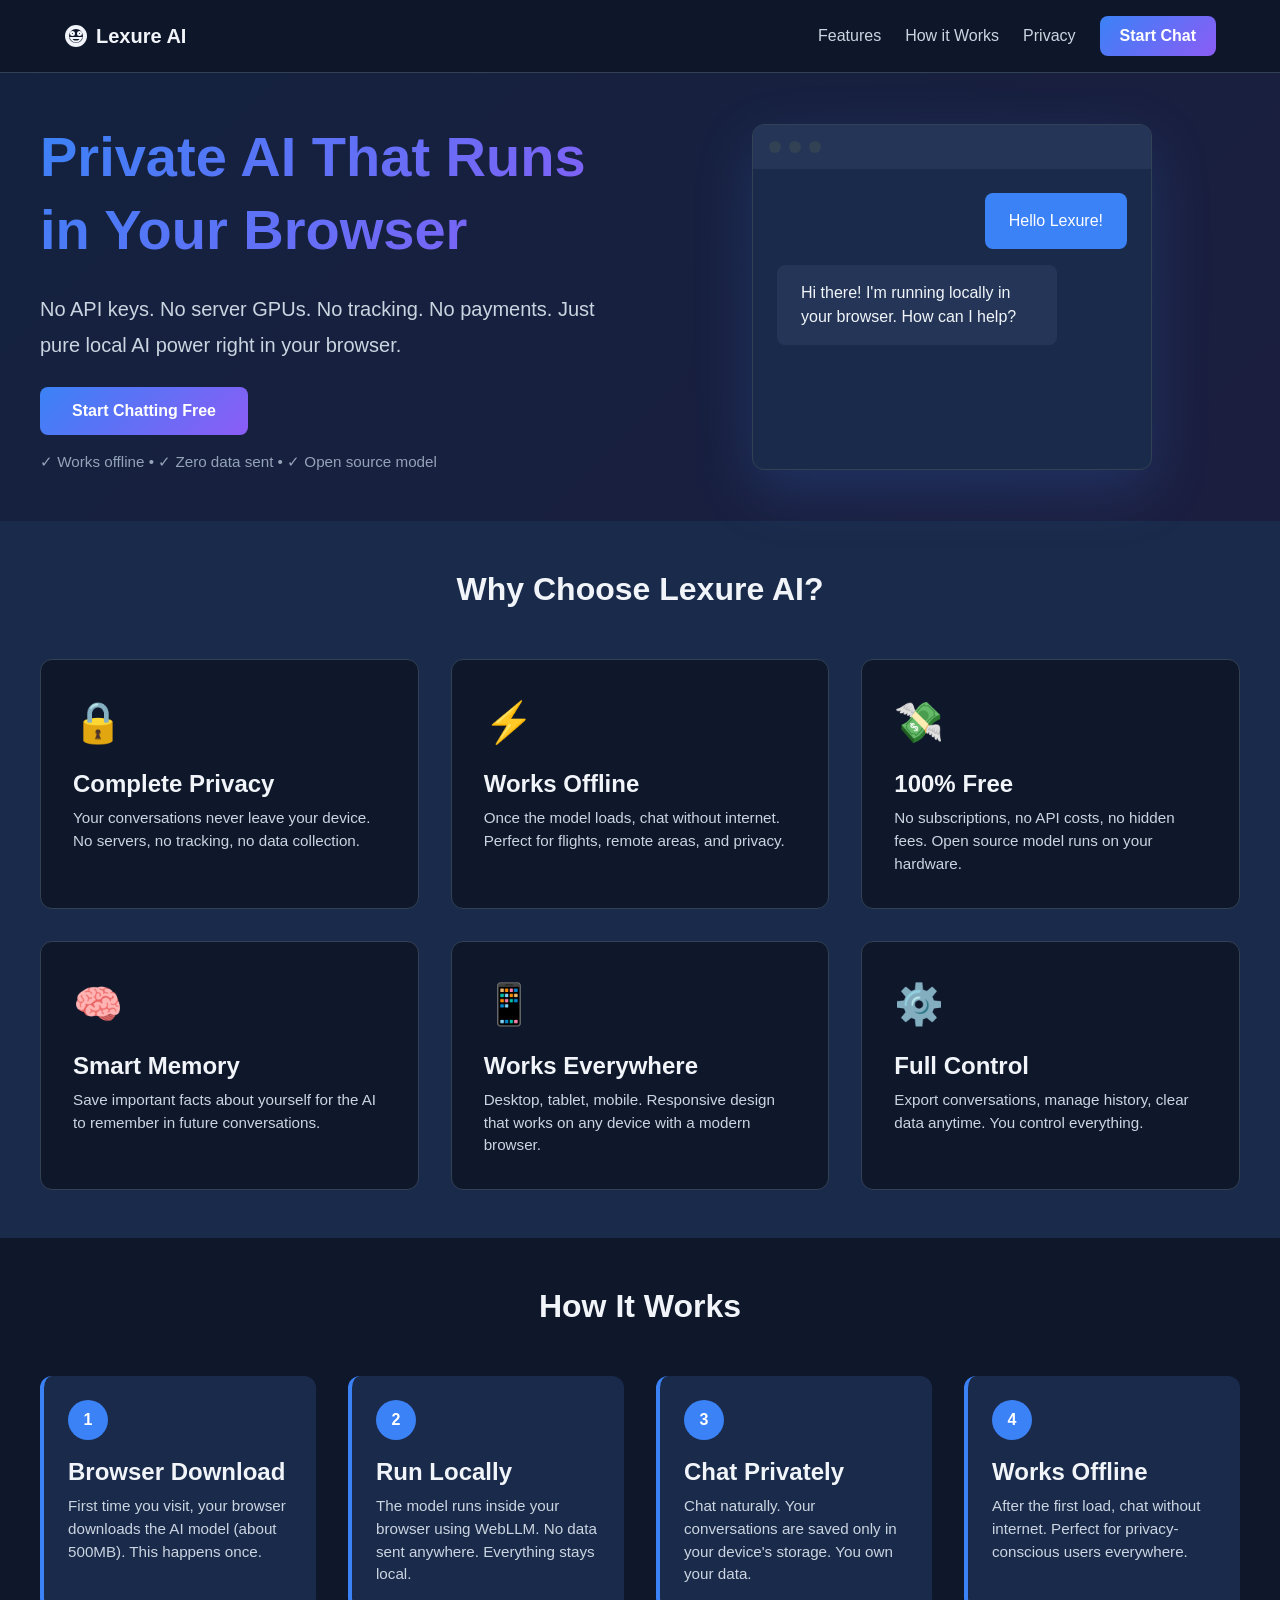
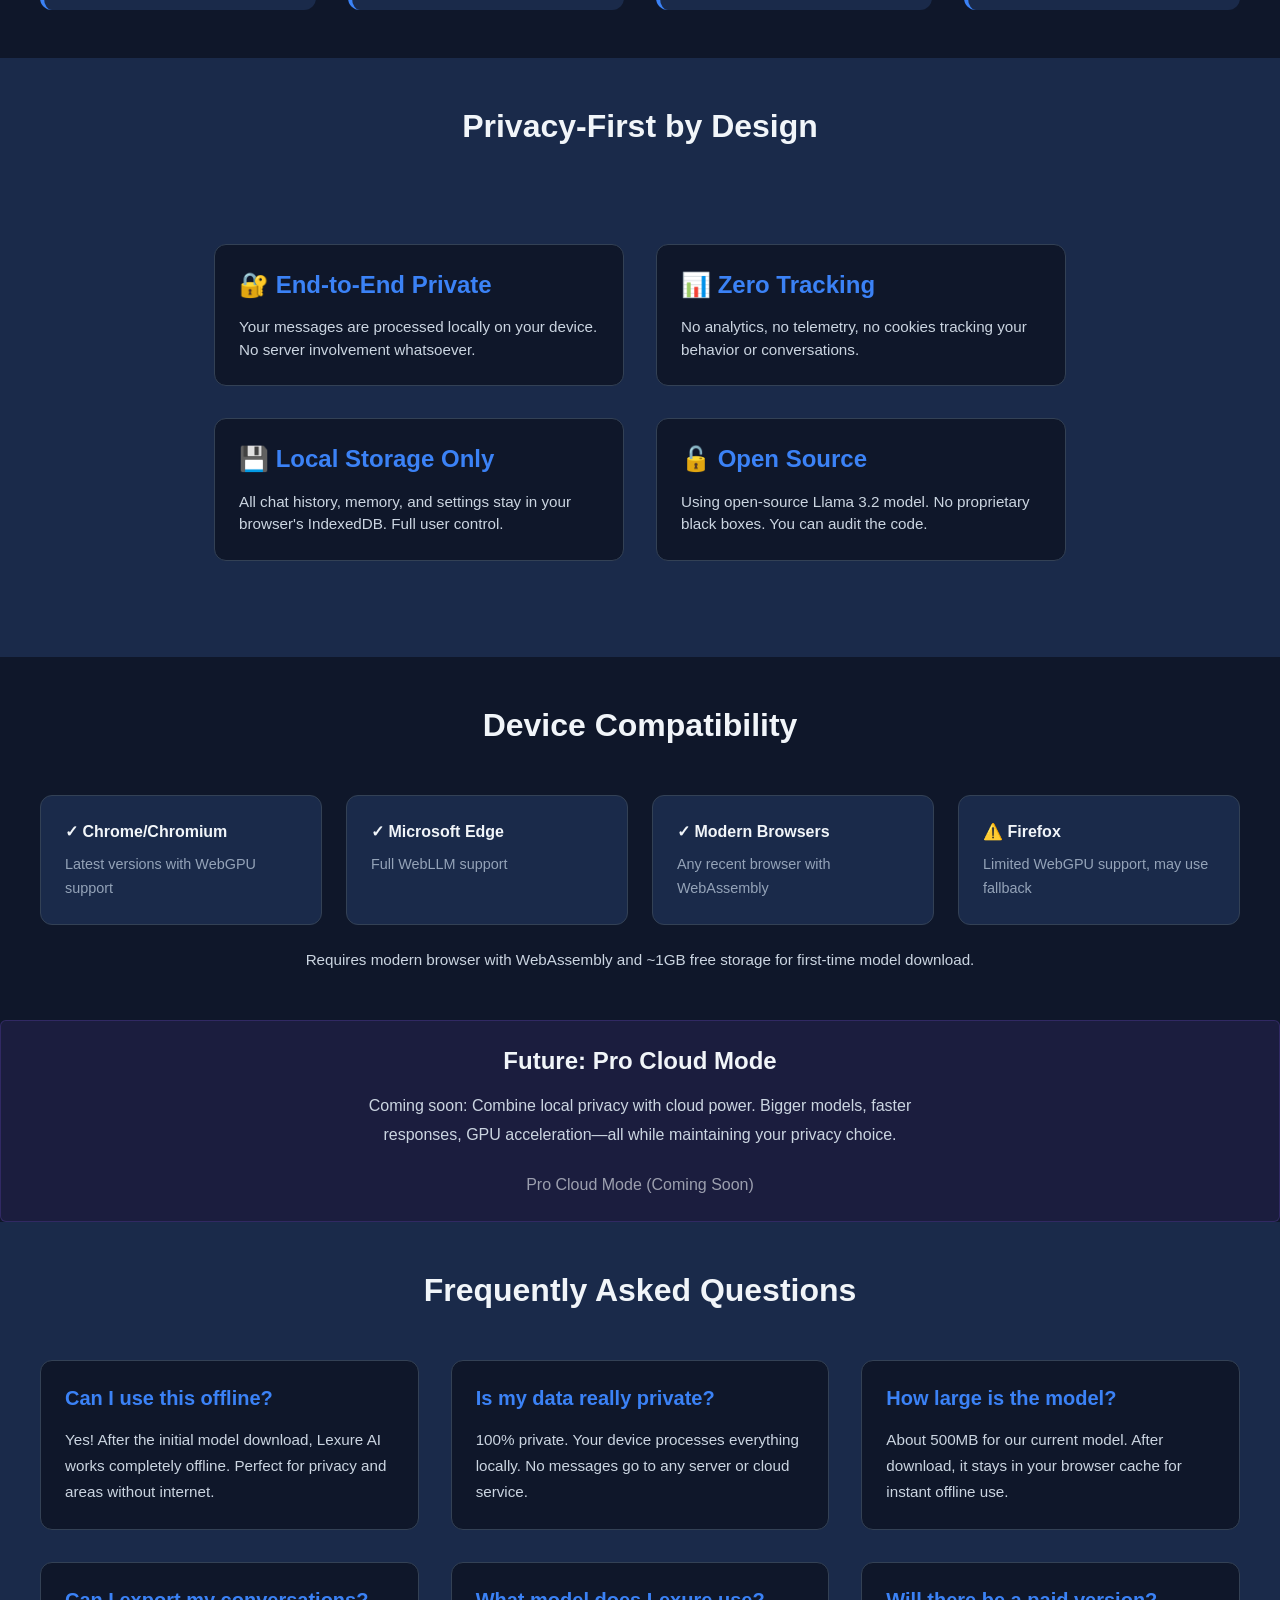
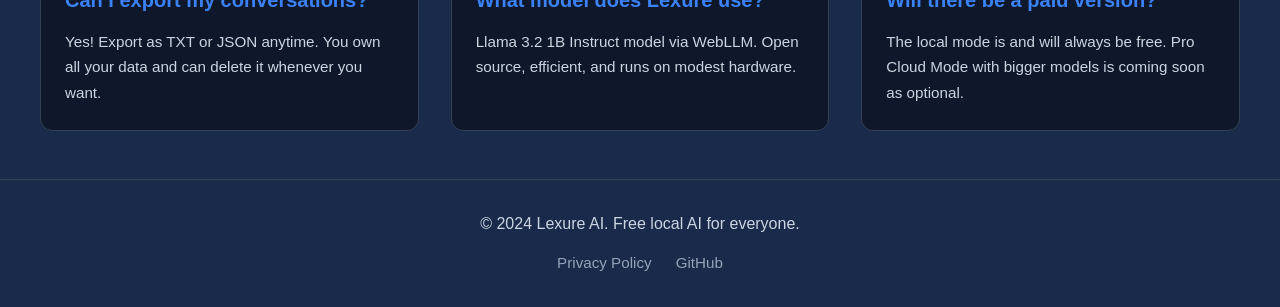
<file: index.html>
<!DOCTYPE html>
<html lang="en">
<head>
    <meta charset="UTF-8">
    <meta name="viewport" content="width=device-width, initial-scale=1.0">
    <title>Lexure AI - Private AI That Runs in Your Browser</title>
    <meta name="description" content="Lexure AI is a private, free local AI chatbot that runs directly in your browser. No API keys, no server GPUs, no tracking.">
    <meta name="theme-color" content="#0f172a">
    <link rel="manifest" href="manifest.json">
    <link rel="icon" type="image/svg+xml" href="assets/icons/logo.svg">
    <link rel="apple-touch-icon" href="assets/icons/logo.svg">
    <link rel="stylesheet" href="assets/css/style.css">
</head>
<body>
    <!-- Navigation -->
    <nav class="navbar">
        <div class="navbar-container">
            <a href="index.html" class="navbar-logo">
                <svg width="24" height="24" viewBox="0 0 24 24" fill="none" stroke="currentColor" stroke-width="2">
                    <path d="M12 2C6.48 2 2 6.48 2 12s4.48 10 10 10 10-4.48 10-10S17.52 2 12 2zm0 18c-4.41 0-8-3.59-8-8s3.59-8 8-8 8 3.59 8 8-3.59 8-8 8zm3.5-9c.83 0 1.5-.67 1.5-1.5S16.33 8 15.5 8 14 8.67 14 9.5s.67 1.5 1.5 1.5zm-7 0c.83 0 1.5-.67 1.5-1.5S9.33 8 8.5 8 7 8.67 7 9.5 7.67 11 8.5 11zm3.5 6.5c2.33 0 4.31-1.46 5.11-3.5H6.89c.8 2.04 2.78 3.5 5.11 3.5z"/>
                </svg>
                Lexure AI
            </a>
            <div class="navbar-menu">
                <a href="#features" class="nav-link">Features</a>
                <a href="#how-it-works" class="nav-link">How it Works</a>
                <a href="privacy.html" class="nav-link">Privacy</a>
                <a href="chat.html" class="nav-btn">Start Chat</a>
            </div>
        </div>
    </nav>

    <!-- Hero Section -->
    <section class="hero">
        <div class="hero-container">
            <div class="hero-content">
                <h1 class="hero-title">Private AI That Runs in Your Browser</h1>
                <p class="hero-subtitle">No API keys. No server GPUs. No tracking. No payments. Just pure local AI power right in your browser.</p>
                <a href="chat.html" class="cta-button">Start Chatting Free</a>
                <p class="hero-note">✓ Works offline • ✓ Zero data sent • ✓ Open source model</p>
            </div>
            <div class="hero-visual">
                <div class="chat-window-preview">
                    <div class="window-header">
                        <span class="dot"></span>
                        <span class="dot"></span>
                        <span class="dot"></span>
                    </div>
                    <div class="window-content">
                        <div class="message-item user">Hello Lexure!</div>
                        <div class="message-item ai">Hi there! I'm running locally in your browser. How can I help?</div>
                    </div>
                </div>
            </div>
        </div>
    </section>

    <!-- Features Section -->
    <section id="features" class="features">
        <div class="features-container">
            <h2>Why Choose Lexure AI?</h2>
            <div class="features-grid">
                <div class="feature-card">
                    <div class="feature-icon">🔒</div>
                    <h3>Complete Privacy</h3>
                    <p>Your conversations never leave your device. No servers, no tracking, no data collection.</p>
                </div>
                <div class="feature-card">
                    <div class="feature-icon">⚡</div>
                    <h3>Works Offline</h3>
                    <p>Once the model loads, chat without internet. Perfect for flights, remote areas, and privacy.</p>
                </div>
                <div class="feature-card">
                    <div class="feature-icon">💸</div>
                    <h3>100% Free</h3>
                    <p>No subscriptions, no API costs, no hidden fees. Open source model runs on your hardware.</p>
                </div>
                <div class="feature-card">
                    <div class="feature-icon">🧠</div>
                    <h3>Smart Memory</h3>
                    <p>Save important facts about yourself for the AI to remember in future conversations.</p>
                </div>
                <div class="feature-card">
                    <div class="feature-icon">📱</div>
                    <h3>Works Everywhere</h3>
                    <p>Desktop, tablet, mobile. Responsive design that works on any device with a modern browser.</p>
                </div>
                <div class="feature-card">
                    <div class="feature-icon">⚙️</div>
                    <h3>Full Control</h3>
                    <p>Export conversations, manage history, clear data anytime. You control everything.</p>
                </div>
            </div>
        </div>
    </section>

    <!-- How It Works Section -->
    <section id="how-it-works" class="how-it-works">
        <div class="how-container">
            <h2>How It Works</h2>
            <div class="steps">
                <div class="step-item">
                    <div class="step-number">1</div>
                    <h3>Browser Download</h3>
                    <p>First time you visit, your browser downloads the AI model (about 500MB). This happens once.</p>
                </div>
                <div class="step-item">
                    <div class="step-number">2</div>
                    <h3>Run Locally</h3>
                    <p>The model runs inside your browser using WebLLM. No data sent anywhere. Everything stays local.</p>
                </div>
                <div class="step-item">
                    <div class="step-number">3</div>
                    <h3>Chat Privately</h3>
                    <p>Chat naturally. Your conversations are saved only in your device's storage. You own your data.</p>
                </div>
                <div class="step-item">
                    <div class="step-number">4</div>
                    <h3>Works Offline</h3>
                    <p>After the first load, chat without internet. Perfect for privacy-conscious users everywhere.</p>
                </div>
            </div>
        </div>
    </section>

    <!-- Privacy-First Section -->
    <section class="privacy-section">
        <div class="privacy-container">
            <h2>Privacy-First by Design</h2>
            <div class="privacy-content">
                <div class="privacy-item">
                    <h3>🔐 End-to-End Private</h3>
                    <p>Your messages are processed locally on your device. No server involvement whatsoever.</p>
                </div>
                <div class="privacy-item">
                    <h3>📊 Zero Tracking</h3>
                    <p>No analytics, no telemetry, no cookies tracking your behavior or conversations.</p>
                </div>
                <div class="privacy-item">
                    <h3>💾 Local Storage Only</h3>
                    <p>All chat history, memory, and settings stay in your browser's IndexedDB. Full user control.</p>
                </div>
                <div class="privacy-item">
                    <h3>🔓 Open Source</h3>
                    <p>Using open-source Llama 3.2 model. No proprietary black boxes. You can audit the code.</p>
                </div>
            </div>
        </div>
    </section>

    <!-- Device Compatibility Section -->
    <section class="compatibility">
        <div class="compatibility-container">
            <h2>Device Compatibility</h2>
            <div class="browser-list">
                <div class="browser-item">
                    <span class="browser-name">✓ Chrome/Chromium</span>
                    <span class="browser-note">Latest versions with WebGPU support</span>
                </div>
                <div class="browser-item">
                    <span class="browser-name">✓ Microsoft Edge</span>
                    <span class="browser-note">Full WebLLM support</span>
                </div>
                <div class="browser-item">
                    <span class="browser-name">✓ Modern Browsers</span>
                    <span class="browser-note">Any recent browser with WebAssembly</span>
                </div>
                <div class="browser-item">
                    <span class="browser-name">⚠️ Firefox</span>
                    <span class="browser-note">Limited WebGPU support, may use fallback</span>
                </div>
            </div>
            <p class="compatibility-note">Requires modern browser with WebAssembly and ~1GB free storage for first-time model download.</p>
        </div>
    </section>

    <!-- Pro Cloud Mode Section -->
    <section class="pro-section">
        <div class="pro-container">
            <h3>Future: Pro Cloud Mode</h3>
            <p>Coming soon: Combine local privacy with cloud power. Bigger models, faster responses, GPU acceleration—all while maintaining your privacy choice.</p>
            <button class="coming-soon-btn" disabled>Pro Cloud Mode (Coming Soon)</button>
        </div>
    </section>

    <!-- FAQ Section -->
    <section class="faq">
        <div class="faq-container">
            <h2>Frequently Asked Questions</h2>
            <div class="faq-grid">
                <div class="faq-item">
                    <h4>Can I use this offline?</h4>
                    <p>Yes! After the initial model download, Lexure AI works completely offline. Perfect for privacy and areas without internet.</p>
                </div>
                <div class="faq-item">
                    <h4>Is my data really private?</h4>
                    <p>100% private. Your device processes everything locally. No messages go to any server or cloud service.</p>
                </div>
                <div class="faq-item">
                    <h4>How large is the model?</h4>
                    <p>About 500MB for our current model. After download, it stays in your browser cache for instant offline use.</p>
                </div>
                <div class="faq-item">
                    <h4>Can I export my conversations?</h4>
                    <p>Yes! Export as TXT or JSON anytime. You own all your data and can delete it whenever you want.</p>
                </div>
                <div class="faq-item">
                    <h4>What model does Lexure use?</h4>
                    <p>Llama 3.2 1B Instruct model via WebLLM. Open source, efficient, and runs on modest hardware.</p>
                </div>
                <div class="faq-item">
                    <h4>Will there be a paid version?</h4>
                    <p>The local mode is and will always be free. Pro Cloud Mode with bigger models is coming soon as optional.</p>
                </div>
            </div>
        </div>
    </section>

    <!-- Footer -->
    <footer class="footer">
        <div class="footer-content">
            <p>&copy; 2024 Lexure AI. Free local AI for everyone.</p>
            <div class="footer-links">
                <a href="privacy.html">Privacy Policy</a>
                <a href="https://github.com" target="_blank">GitHub</a>
            </div>
        </div>
    </footer>

    <script>
        // Smooth scroll for anchor links
        document.querySelectorAll('a[href^="#"]').forEach(anchor => {
            anchor.addEventListener('click', function (e) {
                const href = this.getAttribute('href');
                if (href !== '#') {
                    e.preventDefault();
                    const target = document.querySelector(href);
                    if (target) {
                        target.scrollIntoView({ behavior: 'smooth' });
                    }
                }
            });
        });

        // Register service worker
        if ('serviceWorker' in navigator) {
            navigator.serviceWorker.register('service-worker.js').catch(err => {
                console.log('Service Worker registration failed:', err);
            });
        }
    </script>
</body>
</html>
</file>
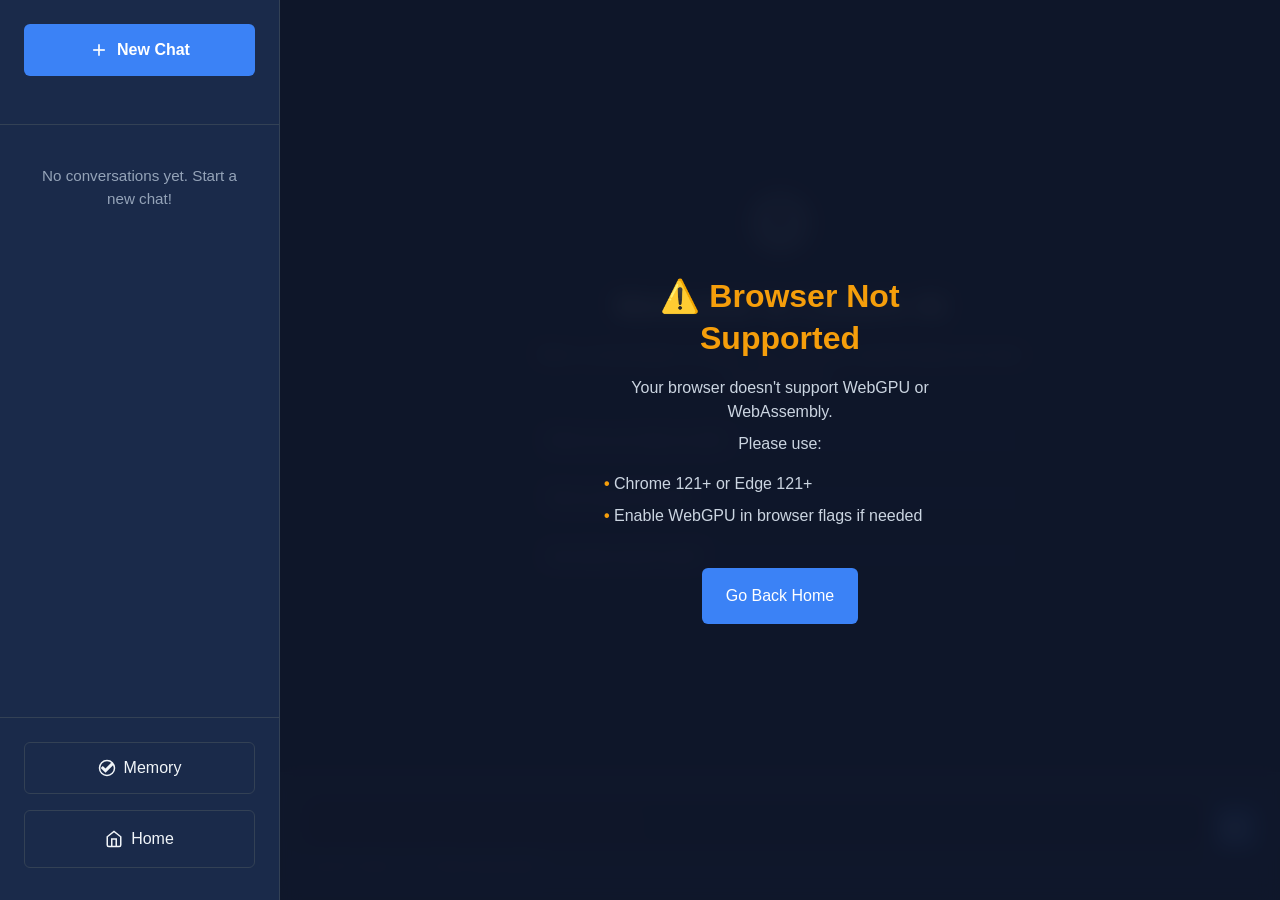
<file: chat.html>
<!DOCTYPE html>
<html lang="en">
<head>
    <meta charset="UTF-8">
    <meta name="viewport" content="width=device-width, initial-scale=1.0">
    <title>Chat - Lexure AI</title>
    <meta name="theme-color" content="#0f172a">
    <link rel="manifest" href="manifest.json">
    <link rel="icon" type="image/svg+xml" href="assets/icons/logo.svg">
    <link rel="stylesheet" href="assets/css/style.css">
</head>
<body class="chat-page">
    <!-- Mobile Header -->
    <header class="mobile-header">
        <button class="menu-toggle" id="menuToggle">
            <svg width="24" height="24" viewBox="0 0 24 24" fill="none" stroke="currentColor" stroke-width="2">
                <line x1="3" y1="6" x2="21" y2="6"></line>
                <line x1="3" y1="12" x2="21" y2="12"></line>
                <line x1="3" y1="18" x2="21" y2="18"></line>
            </svg>
        </button>
        <h1 class="mobile-title">Lexure AI</h1>
        <button class="settings-toggle" id="settingsToggle">
            <svg width="24" height="24" viewBox="0 0 24 24" fill="none" stroke="currentColor" stroke-width="2">
                <circle cx="12" cy="12" r="1"></circle>
                <circle cx="19" cy="12" r="1"></circle>
                <circle cx="5" cy="12" r="1"></circle>
            </svg>
        </button>
    </header>

    <div class="chat-container">
        <!-- Sidebar -->
        <aside class="sidebar" id="sidebar">
            <div class="sidebar-header">
                <button class="new-chat-btn" id="newChatBtn">
                    <svg width="20" height="20" viewBox="0 0 24 24" fill="none" stroke="currentColor" stroke-width="2">
                        <line x1="12" y1="5" x2="12" y2="19"></line>
                        <line x1="5" y1="12" x2="19" y2="12"></line>
                    </svg>
                    New Chat
                </button>
            </div>

            <div class="conversations-list" id="conversationsList">
                <p class="empty-state">No conversations yet. Start a new chat!</p>
            </div>

            <div class="sidebar-footer">
                <button class="memory-btn" id="memoryBtn">
                    <svg width="18" height="18" viewBox="0 0 24 24" fill="none" stroke="currentColor" stroke-width="2">
                        <path d="M12 2C6.48 2 2 6.48 2 12s4.48 10 10 10 10-4.48 10-10S17.52 2 12 2zm-2 15l-5-5 1.41-1.41L10 14.17l7.59-7.59L19 8l-9 9z"/>
                    </svg>
                    Memory
                </button>
                <a href="index.html" class="home-btn">
                    <svg width="18" height="18" viewBox="0 0 24 24" fill="none" stroke="currentColor" stroke-width="2">
                        <path d="M3 9l9-7 9 7v11a2 2 0 0 1-2 2H5a2 2 0 0 1-2-2z"></path>
                        <polyline points="9 22 9 12 15 12 15 22"></polyline>
                    </svg>
                    Home
                </a>
            </div>
        </aside>

        <!-- Main Chat Area -->
        <main class="chat-main">
            <!-- Model Loading Progress -->
            <div class="model-loading" id="modelLoading" style="display: none;">
                <div class="loading-container">
                    <div class="spinner"></div>
                    <p id="loadingStatus">Loading AI model...</p>
                    <div class="progress-bar">
                        <div class="progress-fill" id="progressFill"></div>
                    </div>
                    <p id="loadingDetails" class="loading-details"></p>
                </div>
            </div>

            <!-- Browser Support Check -->
            <div class="browser-warning" id="browserWarning" style="display: none;">
                <div class="warning-card">
                    <h2>⚠️ Browser Not Supported</h2>
                    <p>Your browser doesn't support WebGPU or WebAssembly.</p>
                    <p>Please use:</p>
                    <ul>
                        <li>Chrome 121+ or Edge 121+</li>
                        <li>Enable WebGPU in browser flags if needed</li>
                    </ul>
                    <a href="index.html" class="back-btn">Go Back Home</a>
                </div>
            </div>

            <!-- Chat Window -->
            <div class="chat-window" id="chatWindow">
                <!-- Messages will be inserted here -->
                <div class="empty-chat-state" id="emptyChatState">
                    <div class="empty-state-content">
                        <svg width="64" height="64" viewBox="0 0 24 24" fill="none" stroke="currentColor" stroke-width="1.5">
                            <path d="M12 2C6.48 2 2 6.48 2 12s4.48 10 10 10 10-4.48 10-10S17.52 2 12 2zm0 18c-4.41 0-8-3.59-8-8s3.59-8 8-8 8 3.59 8 8-3.59 8-8 8zm3.5-9c.83 0 1.5-.67 1.5-1.5S16.33 8 15.5 8 14 8.67 14 9.5s.67 1.5 1.5 1.5zm-7 0c.83 0 1.5-.67 1.5-1.5S9.33 8 8.5 8 7 8.67 7 9.5 7.67 11 8.5 11zm3.5 6.5c2.33 0 4.31-1.46 5.11-3.5H6.89c.8 2.04 2.78 3.5 5.11 3.5z"/>
                        </svg>
                        <h2>Welcome to Lexure AI</h2>
                        <p>Start a conversation to begin. Your chats are saved locally and never sent anywhere.</p>
                        <div class="suggested-prompts">
                            <button class="prompt-btn" onclick="document.getElementById('messageInput').value = 'What can you help me with?'; document.getElementById('sendBtn').click();">What can you help me with?</button>
                            <button class="prompt-btn" onclick="document.getElementById('messageInput').value = 'Tell me about yourself'; document.getElementById('sendBtn').click();">Tell me about yourself</button>
                            <button class="prompt-btn" onclick="document.getElementById('messageInput').value = 'How does local AI work?'; document.getElementById('sendBtn').click();">How does local AI work?</button>
                        </div>
                    </div>
                </div>
            </div>

            <!-- Chat Input -->
            <div class="chat-input-area">
                <div class="input-wrapper">
                    <textarea id="messageInput" class="message-input" placeholder="Type your message... (Shift+Enter for new line)" rows="1"></textarea>
                    <button class="send-btn" id="sendBtn">
                        <svg width="20" height="20" viewBox="0 0 24 24" fill="currentColor">
                            <path d="M16.6915026,12.4744748 L3.50612381,13.2599618 C3.19218622,13.2599618 3.03521743,13.4170592 3.03521743,13.5741566 L1.15159189,20.0151496 C0.8376543,20.8006365 0.99,21.89 1.77946707,22.52 C2.41,22.99 3.50612381,23.1 4.13399899,22.8429026 L21.714504,14.0454487 C22.6563168,13.5741566 23.1272231,12.6315722 22.9702544,11.6889879 L4.13399899,1.16865479 C3.34915502,0.9115573 2.40734225,1.02397448 1.77946707,1.4952666 C0.994623095,2.13399899 0.837654326,3.22638904 1.15159189,3.89227952 L3.03521743,10.3332725 C3.03521743,10.4903699 3.19218622,10.6474673 3.50612381,10.6474673 L16.6915026,11.4329542 C16.6915026,11.4329542 17.1624089,11.4329542 17.1624089,12.0016457 C17.1624089,12.5703372 16.6915026,12.4744748 16.6915026,12.4744748 Z"/>
                        </svg>
                    </button>
                </div>
                <p class="input-hint">Local AI mode • Your chats stay private</p>
            </div>
        </main>
    </div>

    <!-- Memory Manager Modal -->
    <div class="modal" id="memoryModal" style="display: none;">
        <div class="modal-content">
            <div class="modal-header">
                <h2>Memory Manager</h2>
                <button class="modal-close" id="closeMemoryBtn">&times;</button>
            </div>
            <div class="modal-body">
                <p class="modal-info">Save facts about yourself so the AI remembers them in future conversations.</p>
                <div class="memory-form">
                    <textarea id="memoryInput" class="memory-input" placeholder="e.g., I work as a software engineer, I prefer Python over JavaScript..."></textarea>
                    <button class="memory-add-btn" id="addMemoryBtn">Add to Memory</button>
                </div>
                <div class="memory-list" id="memoryList">
                    <p class="empty-state">No memory saved yet.</p>
                </div>
                <div class="modal-footer">
                    <button class="clear-memory-btn" id="clearMemoryBtn">Clear All Memory</button>
                </div>
            </div>
        </div>
    </div>

    <!-- Settings Modal -->
    <div class="modal" id="settingsModal" style="display: none;">
        <div class="modal-content">
            <div class="modal-header">
                <h2>Settings</h2>
                <button class="modal-close" id="closeSettingsBtn">&times;</button>
            </div>
            <div class="modal-body">
                <div class="settings-group">
                    <label>Model Selection</label>
                    <select id="modelSelect" class="model-select">
                        <option value="llama3.2-1b">⚡ Fast Mode (1B - Recommended)</option>
                        <option value="coming-soon-2" disabled>🚀 Balanced Mode (Coming Soon)</option>
                        <option value="coming-soon-3" disabled>✨ Better Quality (Coming Soon)</option>
                    </select>
                </div>

                <div class="settings-group">
                    <label>Theme</label>
                    <select id="themeSelect" class="theme-select">
                        <option value="dark">Dark</option>
                        <option value="light">Light</option>
                        <option value="auto">Auto (System)</option>
                    </select>
                </div>

                <div class="settings-group">
                    <label>Chat Options</label>
                    <button class="settings-btn" id="exportChatBtn">Export Current Chat</button>
                    <button class="settings-btn danger" id="clearChatBtn">Clear Current Chat</button>
                </div>

                <div class="settings-group">
                    <label>Data Management</label>
                    <button class="settings-btn" id="exportAllBtn">Export All Chats (JSON)</button>
                    <button class="settings-btn danger" id="clearAllBtn">Delete All Conversations</button>
                </div>

                <div class="settings-group pro-section">
                    <label>Pro Features (Future)</label>
                    <button class="settings-btn coming-soon-btn" disabled>Cloud Mode (Coming Soon)</button>
                    <p class="coming-soon-text">Faster responses with larger models while maintaining your privacy choice.</p>
                </div>
            </div>
        </div>
    </div>

    <!-- Overlay -->
    <div class="modal-overlay" id="modalOverlay" style="display: none;"></div>

    <script src="assets/js/db.js"></script>
    <script src="assets/js/memory.js"></script>
    <script src="assets/js/ui.js"></script>
    <script src="assets/js/llm.js"></script>
    <script src="assets/js/app.js"></script>
</body>
</html>
</file>
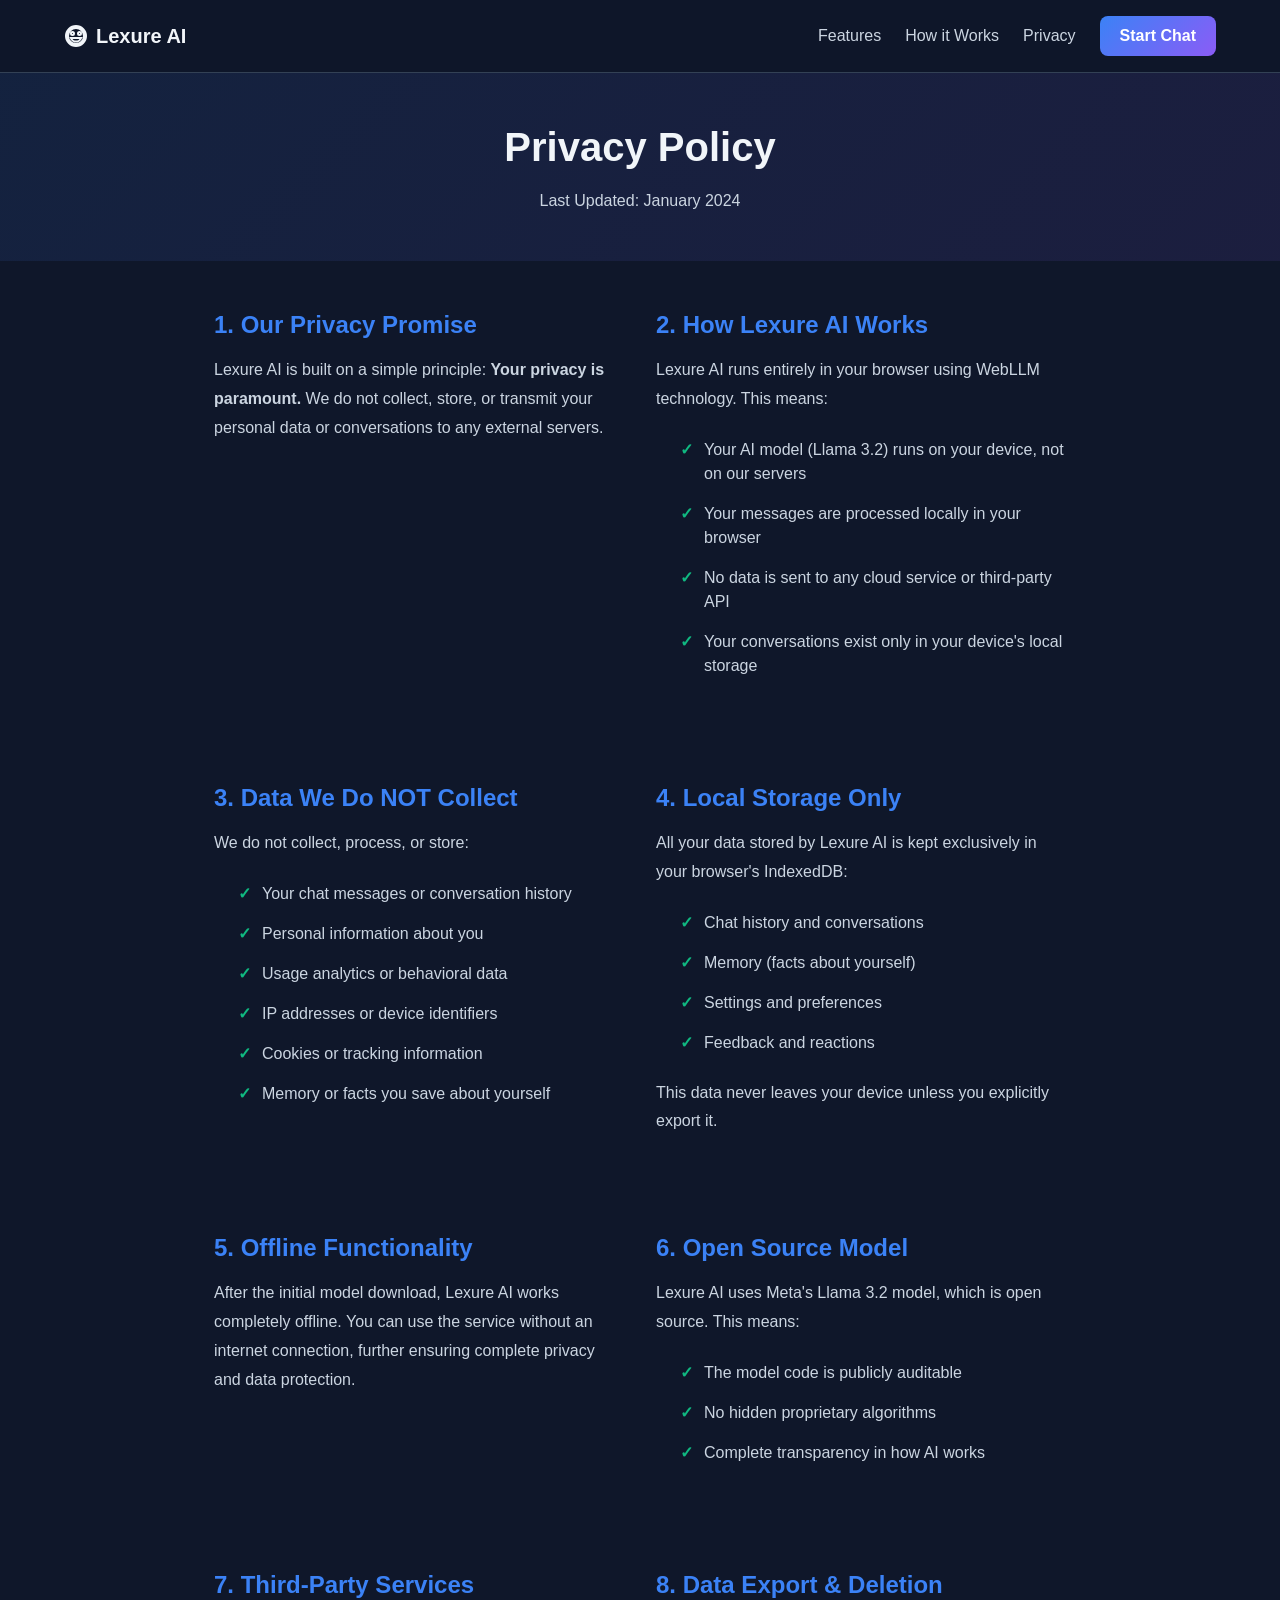
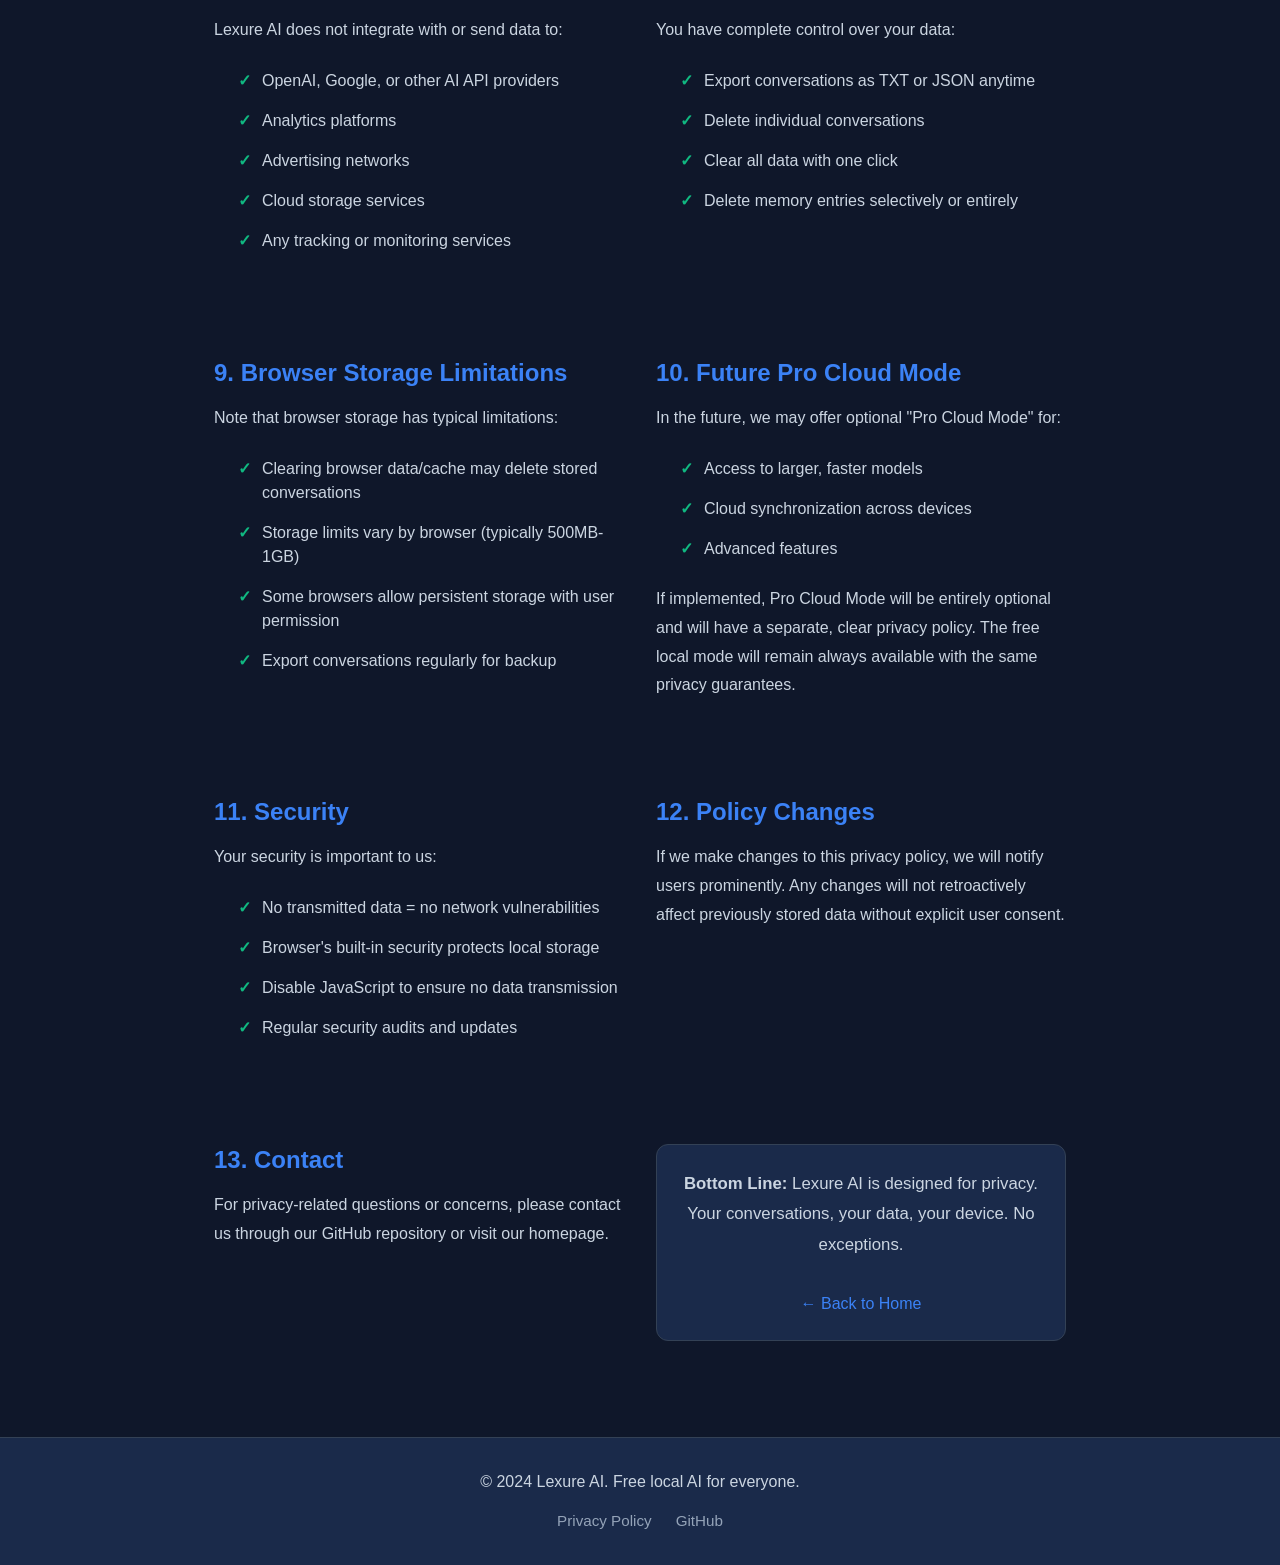
<file: privacy.html>
<!DOCTYPE html>
<html lang="en">
<head>
    <meta charset="UTF-8">
    <meta name="viewport" content="width=device-width, initial-scale=1.0">
    <title>Privacy Policy - Lexure AI</title>
    <link rel="manifest" href="manifest.json">
    <link rel="icon" type="image/svg+xml" href="assets/icons/logo.svg">
    <link rel="stylesheet" href="assets/css/style.css">
</head>
<body>
    <!-- Navigation -->
    <nav class="navbar">
        <div class="navbar-container">
            <a href="index.html" class="navbar-logo">
                <svg width="24" height="24" viewBox="0 0 24 24" fill="none" stroke="currentColor" stroke-width="2">
                    <path d="M12 2C6.48 2 2 6.48 2 12s4.48 10 10 10 10-4.48 10-10S17.52 2 12 2zm0 18c-4.41 0-8-3.59-8-8s3.59-8 8-8 8 3.59 8 8-3.59 8-8 8zm3.5-9c.83 0 1.5-.67 1.5-1.5S16.33 8 15.5 8 14 8.67 14 9.5s.67 1.5 1.5 1.5zm-7 0c.83 0 1.5-.67 1.5-1.5S9.33 8 8.5 8 7 8.67 7 9.5 7.67 11 8.5 11zm3.5 6.5c2.33 0 4.31-1.46 5.11-3.5H6.89c.8 2.04 2.78 3.5 5.11 3.5z"/>
                </svg>
                Lexure AI
            </a>
            <div class="navbar-menu">
                <a href="index.html#features" class="nav-link">Features</a>
                <a href="index.html#how-it-works" class="nav-link">How it Works</a>
                <a href="privacy.html" class="nav-link">Privacy</a>
                <a href="chat.html" class="nav-btn">Start Chat</a>
            </div>
        </div>
    </nav>

    <!-- Privacy Content -->
    <div class="privacy-page">
        <div class="privacy-hero">
            <h1>Privacy Policy</h1>
            <p>Last Updated: January 2024</p>
        </div>

        <div class="privacy-content">
            <section class="privacy-section-content">
                <h2>1. Our Privacy Promise</h2>
                <p>Lexure AI is built on a simple principle: <strong>Your privacy is paramount.</strong> We do not collect, store, or transmit your personal data or conversations to any external servers.</p>
            </section>

            <section class="privacy-section-content">
                <h2>2. How Lexure AI Works</h2>
                <p>Lexure AI runs entirely in your browser using WebLLM technology. This means:</p>
                <ul>
                    <li>Your AI model (Llama 3.2) runs on your device, not on our servers</li>
                    <li>Your messages are processed locally in your browser</li>
                    <li>No data is sent to any cloud service or third-party API</li>
                    <li>Your conversations exist only in your device's local storage</li>
                </ul>
            </section>

            <section class="privacy-section-content">
                <h2>3. Data We Do NOT Collect</h2>
                <p>We do not collect, process, or store:</p>
                <ul>
                    <li>Your chat messages or conversation history</li>
                    <li>Personal information about you</li>
                    <li>Usage analytics or behavioral data</li>
                    <li>IP addresses or device identifiers</li>
                    <li>Cookies or tracking information</li>
                    <li>Memory or facts you save about yourself</li>
                </ul>
            </section>

            <section class="privacy-section-content">
                <h2>4. Local Storage Only</h2>
                <p>All your data stored by Lexure AI is kept exclusively in your browser's IndexedDB:</p>
                <ul>
                    <li>Chat history and conversations</li>
                    <li>Memory (facts about yourself)</li>
                    <li>Settings and preferences</li>
                    <li>Feedback and reactions</li>
                </ul>
                <p>This data never leaves your device unless you explicitly export it.</p>
            </section>

            <section class="privacy-section-content">
                <h2>5. Offline Functionality</h2>
                <p>After the initial model download, Lexure AI works completely offline. You can use the service without an internet connection, further ensuring complete privacy and data protection.</p>
            </section>

            <section class="privacy-section-content">
                <h2>6. Open Source Model</h2>
                <p>Lexure AI uses Meta's Llama 3.2 model, which is open source. This means:</p>
                <ul>
                    <li>The model code is publicly auditable</li>
                    <li>No hidden proprietary algorithms</li>
                    <li>Complete transparency in how AI works</li>
                </ul>
            </section>

            <section class="privacy-section-content">
                <h2>7. Third-Party Services</h2>
                <p>Lexure AI does not integrate with or send data to:</p>
                <ul>
                    <li>OpenAI, Google, or other AI API providers</li>
                    <li>Analytics platforms</li>
                    <li>Advertising networks</li>
                    <li>Cloud storage services</li>
                    <li>Any tracking or monitoring services</li>
                </ul>
            </section>

            <section class="privacy-section-content">
                <h2>8. Data Export & Deletion</h2>
                <p>You have complete control over your data:</p>
                <ul>
                    <li>Export conversations as TXT or JSON anytime</li>
                    <li>Delete individual conversations</li>
                    <li>Clear all data with one click</li>
                    <li>Delete memory entries selectively or entirely</li>
                </ul>
            </section>

            <section class="privacy-section-content">
                <h2>9. Browser Storage Limitations</h2>
                <p>Note that browser storage has typical limitations:</p>
                <ul>
                    <li>Clearing browser data/cache may delete stored conversations</li>
                    <li>Storage limits vary by browser (typically 500MB-1GB)</li>
                    <li>Some browsers allow persistent storage with user permission</li>
                    <li>Export conversations regularly for backup</li>
                </ul>
            </section>

            <section class="privacy-section-content">
                <h2>10. Future Pro Cloud Mode</h2>
                <p>In the future, we may offer optional "Pro Cloud Mode" for:</p>
                <ul>
                    <li>Access to larger, faster models</li>
                    <li>Cloud synchronization across devices</li>
                    <li>Advanced features</li>
                </ul>
                <p>If implemented, Pro Cloud Mode will be entirely optional and will have a separate, clear privacy policy. The free local mode will remain always available with the same privacy guarantees.</p>
            </section>

            <section class="privacy-section-content">
                <h2>11. Security</h2>
                <p>Your security is important to us:</p>
                <ul>
                    <li>No transmitted data = no network vulnerabilities</li>
                    <li>Browser's built-in security protects local storage</li>
                    <li>Disable JavaScript to ensure no data transmission</li>
                    <li>Regular security audits and updates</li>
                </ul>
            </section>

            <section class="privacy-section-content">
                <h2>12. Policy Changes</h2>
                <p>If we make changes to this privacy policy, we will notify users prominently. Any changes will not retroactively affect previously stored data without explicit user consent.</p>
            </section>

            <section class="privacy-section-content">
                <h2>13. Contact</h2>
                <p>For privacy-related questions or concerns, please contact us through our GitHub repository or visit our homepage.</p>
            </section>

            <section class="privacy-section-content privacy-footer">
                <p><strong>Bottom Line:</strong> Lexure AI is designed for privacy. Your conversations, your data, your device. No exceptions.</p>
                <a href="index.html" class="back-home-link">← Back to Home</a>
            </section>
        </div>
    </div>

    <footer class="footer">
        <div class="footer-content">
            <p>&copy; 2024 Lexure AI. Free local AI for everyone.</p>
            <div class="footer-links">
                <a href="privacy.html">Privacy Policy</a>
                <a href="https://github.com" target="_blank">GitHub</a>
            </div>
        </div>
    </footer>
</body>
</html>
</file>
<file: assets/css/style.css>
/* ========================================
   GLOBAL STYLES & THEME
   ======================================== */

:root {
    /* Colors */
    --primary: #3b82f6;
    --primary-dark: #1e40af;
    --secondary: #8b5cf6;
    --bg-primary: #0f172a;
    --bg-secondary: #1a2a4a;
    --bg-tertiary: #243557;
    --text-primary: #f1f5f9;
    --text-secondary: #cbd5e1;
    --text-tertiary: #94a3b8;
    --border: #334155;
    --success: #10b981;
    --warning: #f59e0b;
    --error: #ef4444;
    --glass-bg: rgba(30, 64, 175, 0.1);
    --glass-border: rgba(255, 255, 255, 0.1);
    
    /* Spacing */
    --spacing-xs: 4px;
    --spacing-sm: 8px;
    --spacing-md: 16px;
    --spacing-lg: 24px;
    --spacing-xl: 32px;
    --spacing-2xl: 48px;
    
    /* Transitions */
    --transition: all 0.3s ease;
}

/* Light Theme */
html.light-theme {
    --bg-primary: #ffffff;
    --bg-secondary: #f8fafc;
    --bg-tertiary: #f1f5f9;
    --text-primary: #0f172a;
    --text-secondary: #334155;
    --text-tertiary: #64748b;
    --border: #e2e8f0;
    --glass-bg: rgba(59, 130, 246, 0.05);
    --glass-border: rgba(0, 0, 0, 0.1);
}

* {
    margin: 0;
    padding: 0;
    box-sizing: border-box;
}

html, body {
    width: 100%;
    height: 100%;
}

body {
    background-color: var(--bg-primary);
    color: var(--text-primary);
    font-family: -apple-system, BlinkMacSystemFont, 'Segoe UI', Roboto, Oxygen, Ubuntu, Cantarell, sans-serif;
    font-size: 16px;
    line-height: 1.5;
    overflow-x: hidden;
}

/* ========================================
   TYPOGRAPHY
   ======================================== */

h1, h2, h3, h4, h5, h6 {
    font-weight: 600;
    line-height: 1.3;
}

h1 { font-size: 2.5rem; }
h2 { font-size: 2rem; }
h3 { font-size: 1.5rem; }
h4 { font-size: 1.25rem; }

a {
    color: var(--primary);
    text-decoration: none;
    transition: var(--transition);
}

a:hover {
    color: var(--primary-dark);
}

/* ========================================
   BUTTONS
   ======================================== */

button {
    background: none;
    border: none;
    cursor: pointer;
    font-family: inherit;
    font-size: inherit;
    color: inherit;
    transition: var(--transition);
}

.cta-button,
.nav-btn,
.settings-btn,
.memory-add-btn,
.settings-btn,
.new-chat-btn,
.memory-btn,
.home-btn,
.send-btn {
    padding: var(--spacing-sm) var(--spacing-md);
    border-radius: 8px;
    font-weight: 500;
    display: inline-flex;
    align-items: center;
    gap: var(--spacing-sm);
    white-space: nowrap;
}

.cta-button,
.nav-btn {
    background: linear-gradient(135deg, var(--primary), var(--secondary));
    color: white;
    padding: 12px 32px;
    border-radius: 8px;
    font-weight: 600;
}

.cta-button:hover,
.nav-btn:hover {
    transform: translateY(-2px);
    box-shadow: 0 10px 25px rgba(59, 130, 246, 0.3);
}

.nav-btn {
    padding: 8px 20px;
}

.settings-btn {
    background: var(--bg-tertiary);
    color: var(--text-primary);
    border: 1px solid var(--border);
    width: 100%;
    justify-content: flex-start;
    padding: var(--spacing-md);
    margin: var(--spacing-sm) 0;
    border-radius: 6px;
}

.settings-btn:hover {
    background: var(--bg-secondary);
    border-color: var(--primary);
}

.settings-btn.danger {
    color: var(--error);
}

.settings-btn.danger:hover {
    background-color: rgba(239, 68, 68, 0.1);
}

.settings-btn:disabled,
.coming-soon-btn {
    opacity: 0.6;
    cursor: not-allowed;
}

.memory-btn,
.home-btn {
    width: 100%;
    background: var(--bg-secondary);
    color: var(--text-primary);
    border: 1px solid var(--border);
    padding: var(--spacing-md);
    border-radius: 6px;
    justify-content: center;
    margin-bottom: var(--spacing-sm);
}

.memory-btn:hover,
.home-btn:hover {
    background: var(--bg-tertiary);
    border-color: var(--primary);
}

.new-chat-btn {
    width: 100%;
    background: var(--primary);
    color: white;
    padding: var(--spacing-md);
    border-radius: 6px;
    font-weight: 600;
    justify-content: center;
    margin-bottom: var(--spacing-lg);
}

.new-chat-btn:hover {
    background: var(--primary-dark);
    transform: translateY(-2px);
}

.send-btn {
    background: var(--primary);
    color: white;
    width: 40px;
    height: 40px;
    padding: 0;
    border-radius: 6px;
    display: flex;
    align-items: center;
    justify-content: center;
    flex-shrink: 0;
}

.send-btn:hover {
    background: var(--primary-dark);
    transform: scale(1.05);
}

.send-btn:disabled {
    opacity: 0.5;
    cursor: not-allowed;
}

.prompt-btn {
    background: var(--glass-bg);
    border: 1px solid var(--glass-border);
    color: var(--text-primary);
    padding: var(--spacing-sm) var(--spacing-md);
    border-radius: 6px;
    font-size: 0.9rem;
    cursor: pointer;
    transition: var(--transition);
}

.prompt-btn:hover {
    background: var(--primary);
    color: white;
    border-color: var(--primary);
}

/* ========================================
   NAVBAR
   ======================================== */

.navbar {
    background: rgba(15, 23, 42, 0.95);
    backdrop-filter: blur(10px);
    border-bottom: 1px solid var(--border);
    position: sticky;
    top: 0;
    z-index: 100;
}

.navbar-container {
    max-width: 1200px;
    margin: 0 auto;
    padding: var(--spacing-md) var(--spacing-lg);
    display: flex;
    justify-content: space-between;
    align-items: center;
}

.navbar-logo {
    display: flex;
    align-items: center;
    gap: var(--spacing-sm);
    font-weight: 700;
    font-size: 1.25rem;
    color: var(--text-primary);
}

.navbar-menu {
    display: flex;
    gap: var(--spacing-lg);
    align-items: center;
}

.nav-link {
    color: var(--text-secondary);
    transition: var(--transition);
}

.nav-link:hover {
    color: var(--primary);
}

@media (max-width: 768px) {
    .navbar-menu {
        gap: var(--spacing-md);
    }

    .nav-link {
        display: none;
    }

    .navbar-logo {
        font-size: 1rem;
    }
}

/* ========================================
   HERO SECTION
   ======================================== */

.hero {
    padding: var(--spacing-2xl) var(--spacing-lg);
    background: linear-gradient(135deg, rgba(59, 130, 246, 0.1), rgba(139, 92, 246, 0.1));
}

.hero-container {
    max-width: 1200px;
    margin: 0 auto;
    display: grid;
    grid-template-columns: 1fr 1fr;
    gap: var(--spacing-2xl);
    align-items: center;
}

.hero-title {
    font-size: 3.5rem;
    font-weight: 700;
    margin-bottom: var(--spacing-lg);
    background: linear-gradient(135deg, var(--primary), var(--secondary));
    -webkit-background-clip: text;
    -webkit-text-fill-color: transparent;
    background-clip: text;
}

.hero-subtitle {
    font-size: 1.25rem;
    color: var(--text-secondary);
    margin-bottom: var(--spacing-lg);
    line-height: 1.8;
}

.hero-note {
    color: var(--text-tertiary);
    font-size: 0.95rem;
    margin-top: var(--spacing-md);
}

.hero-visual {
    display: flex;
    justify-content: center;
}

.chat-window-preview {
    background: var(--bg-secondary);
    border: 1px solid var(--border);
    border-radius: 12px;
    overflow: hidden;
    box-shadow: 0 20px 60px rgba(59, 130, 246, 0.2);
    width: 100%;
    max-width: 400px;
}

.window-header {
    background: var(--bg-tertiary);
    padding: var(--spacing-md);
    display: flex;
    gap: var(--spacing-sm);
}

.dot {
    width: 12px;
    height: 12px;
    border-radius: 50%;
    background: var(--border);
}

.window-content {
    padding: var(--spacing-lg);
    height: 300px;
    display: flex;
    flex-direction: column;
    gap: var(--spacing-md);
}

.message-item {
    padding: var(--spacing-md) var(--spacing-lg);
    border-radius: 8px;
    max-width: 80%;
    word-wrap: break-word;
    animation: slideIn 0.5s ease;
}

.message-item.user {
    background: var(--primary);
    color: white;
    align-self: flex-end;
}

.message-item.ai {
    background: var(--bg-tertiary);
    color: var(--text-primary);
    align-self: flex-start;
}

@keyframes slideIn {
    from {
        opacity: 0;
        transform: translateY(10px);
    }
    to {
        opacity: 1;
        transform: translateY(0);
    }
}

@media (max-width: 1024px) {
    .hero-container {
        grid-template-columns: 1fr;
    }

    .hero-title {
        font-size: 2.5rem;
    }
}

@media (max-width: 768px) {
    .hero {
        padding: var(--spacing-xl) var(--spacing-md);
    }

    .hero-title {
        font-size: 2rem;
    }

    .hero-subtitle {
        font-size: 1rem;
    }

    .hero-visual {
        display: none;
    }
}

/* ========================================
   FEATURES SECTION
   ======================================== */

.features {
    padding: var(--spacing-2xl) var(--spacing-lg);
    background: var(--bg-secondary);
}

.features-container {
    max-width: 1200px;
    margin: 0 auto;
}

.features-container > h2 {
    text-align: center;
    margin-bottom: var(--spacing-2xl);
}

.features-grid {
    display: grid;
    grid-template-columns: repeat(auto-fit, minmax(300px, 1fr));
    gap: var(--spacing-xl);
}

.feature-card {
    background: var(--bg-primary);
    border: 1px solid var(--border);
    padding: var(--spacing-xl);
    border-radius: 12px;
    transition: var(--transition);
}

.feature-card:hover {
    border-color: var(--primary);
    box-shadow: 0 10px 30px rgba(59, 130, 246, 0.1);
    transform: translateY(-5px);
}

.feature-icon {
    font-size: 2.5rem;
    margin-bottom: var(--spacing-md);
}

.feature-card h3 {
    margin-bottom: var(--spacing-sm);
    color: var(--text-primary);
}

.feature-card p {
    color: var(--text-secondary);
    font-size: 0.95rem;
}

/* ========================================
   HOW IT WORKS SECTION
   ======================================== */

.how-it-works {
    padding: var(--spacing-2xl) var(--spacing-lg);
}

.how-container {
    max-width: 1200px;
    margin: 0 auto;
}

.how-container > h2 {
    text-align: center;
    margin-bottom: var(--spacing-2xl);
}

.steps {
    display: grid;
    grid-template-columns: repeat(auto-fit, minmax(250px, 1fr));
    gap: var(--spacing-xl);
}

.step-item {
    background: var(--bg-secondary);
    padding: var(--spacing-lg);
    border-radius: 12px;
    border-left: 4px solid var(--primary);
}

.step-number {
    display: inline-block;
    width: 40px;
    height: 40px;
    background: var(--primary);
    color: white;
    border-radius: 50%;
    display: flex;
    align-items: center;
    justify-content: center;
    font-weight: 700;
    margin-bottom: var(--spacing-md);
}

.step-item h3 {
    margin-bottom: var(--spacing-sm);
}

.step-item p {
    color: var(--text-secondary);
    font-size: 0.95rem;
}

/* ========================================
   PRIVACY SECTION
   ======================================== */

.privacy-section {
    padding: var(--spacing-2xl) var(--spacing-lg);
    background: var(--bg-secondary);
}

.privacy-container {
    max-width: 1200px;
    margin: 0 auto;
}

.privacy-container > h2 {
    text-align: center;
    margin-bottom: var(--spacing-2xl);
}

.privacy-content {
    display: grid;
    grid-template-columns: repeat(auto-fit, minmax(280px, 1fr));
    gap: var(--spacing-xl);
}

.privacy-item {
    background: var(--bg-primary);
    padding: var(--spacing-lg);
    border-radius: 12px;
    border: 1px solid var(--border);
}

.privacy-item h3 {
    margin-bottom: var(--spacing-md);
    color: var(--primary);
}

.privacy-item p {
    color: var(--text-secondary);
    font-size: 0.95rem;
}

/* ========================================
   COMPATIBILITY SECTION
   ======================================== */

.compatibility {
    padding: var(--spacing-2xl) var(--spacing-lg);
}

.compatibility-container {
    max-width: 1200px;
    margin: 0 auto;
}

.compatibility-container > h2 {
    text-align: center;
    margin-bottom: var(--spacing-2xl);
}

.browser-list {
    display: grid;
    grid-template-columns: repeat(auto-fit, minmax(250px, 1fr));
    gap: var(--spacing-lg);
    margin-bottom: var(--spacing-lg);
}

.browser-item {
    background: var(--bg-secondary);
    padding: var(--spacing-lg);
    border-radius: 12px;
    border: 1px solid var(--border);
}

.browser-name {
    display: block;
    font-weight: 600;
    color: var(--text-primary);
    margin-bottom: var(--spacing-sm);
}

.browser-note {
    color: var(--text-tertiary);
    font-size: 0.9rem;
}

.compatibility-note {
    text-align: center;
    color: var(--text-secondary);
    font-size: 0.95rem;
}

/* ========================================
   PRO SECTION
   ======================================== */

.pro-section {
    padding: var(--spacing-2xl) var(--spacing-lg);
    background: linear-gradient(135deg, rgba(139, 92, 246, 0.1), rgba(59, 130, 246, 0.1));
    text-align: center;
}

.pro-container {
    max-width: 600px;
    margin: 0 auto;
}

.pro-container h3 {
    margin-bottom: var(--spacing-md);
}

.pro-container p {
    color: var(--text-secondary);
    margin-bottom: var(--spacing-lg);
    line-height: 1.8;
}

/* ========================================
   FAQ SECTION
   ======================================== */

.faq {
    padding: var(--spacing-2xl) var(--spacing-lg);
    background: var(--bg-secondary);
}

.faq-container {
    max-width: 1200px;
    margin: 0 auto;
}

.faq-container > h2 {
    text-align: center;
    margin-bottom: var(--spacing-2xl);
}

.faq-grid {
    display: grid;
    grid-template-columns: repeat(auto-fit, minmax(300px, 1fr));
    gap: var(--spacing-xl);
}

.faq-item {
    background: var(--bg-primary);
    padding: var(--spacing-lg);
    border-radius: 12px;
    border: 1px solid var(--border);
}

.faq-item h4 {
    color: var(--primary);
    margin-bottom: var(--spacing-md);
}

.faq-item p {
    color: var(--text-secondary);
    font-size: 0.95rem;
    line-height: 1.7;
}

/* ========================================
   FOOTER
   ======================================== */

.footer {
    background: var(--bg-secondary);
    border-top: 1px solid var(--border);
    padding: var(--spacing-xl) var(--spacing-lg);
    text-align: center;
}

.footer-content {
    max-width: 1200px;
    margin: 0 auto;
}

.footer-content p {
    color: var(--text-secondary);
    margin-bottom: var(--spacing-md);
}

.footer-links {
    display: flex;
    justify-content: center;
    gap: var(--spacing-lg);
}

.footer-links a {
    color: var(--text-tertiary);
    font-size: 0.95rem;
}

.footer-links a:hover {
    color: var(--primary);
}

/* ========================================
   PRIVACY PAGE
   ======================================== */

.privacy-page {
    background: var(--bg-primary);
}

.privacy-hero {
    background: linear-gradient(135deg, rgba(59, 130, 246, 0.1), rgba(139, 92, 246, 0.1));
    padding: var(--spacing-2xl) var(--spacing-lg);
    text-align: center;
}

.privacy-hero h1 {
    margin-bottom: var(--spacing-md);
}

.privacy-hero p {
    color: var(--text-secondary);
}

.privacy-content {
    max-width: 900px;
    margin: 0 auto;
    padding: var(--spacing-2xl) var(--spacing-lg);
}

.privacy-section-content {
    margin-bottom: var(--spacing-2xl);
}

.privacy-section-content h2 {
    color: var(--primary);
    margin-bottom: var(--spacing-md);
    font-size: 1.5rem;
}

.privacy-section-content p {
    color: var(--text-secondary);
    line-height: 1.8;
    margin-bottom: var(--spacing-md);
}

.privacy-section-content ul {
    list-style: none;
    margin-left: var(--spacing-lg);
    margin-bottom: var(--spacing-md);
}

.privacy-section-content li {
    color: var(--text-secondary);
    padding: var(--spacing-sm) 0;
    padding-left: var(--spacing-lg);
    position: relative;
}

.privacy-section-content li:before {
    content: "✓";
    position: absolute;
    left: 0;
    color: var(--success);
    font-weight: bold;
}

.privacy-section-content.privacy-footer {
    background: var(--bg-secondary);
    padding: var(--spacing-lg);
    border-radius: 12px;
    border: 1px solid var(--border);
    text-align: center;
}

.privacy-section-content.privacy-footer p {
    font-size: 1.05rem;
    font-weight: 500;
    margin-bottom: var(--spacing-md);
}

.back-home-link {
    display: inline-block;
    margin-top: var(--spacing-md);
}

/* ========================================
   CHAT PAGE
   ======================================== */

.chat-page {
    display: flex;
    flex-direction: column;
    height: 100vh;
    overflow: hidden;
}

.mobile-header {
    display: none;
    background: var(--bg-secondary);
    border-bottom: 1px solid var(--border);
    padding: var(--spacing-md);
    align-items: center;
    justify-content: space-between;
    gap: var(--spacing-md);
}

.menu-toggle,
.settings-toggle {
    background: var(--bg-tertiary);
    border: 1px solid var(--border);
    width: 40px;
    height: 40px;
    border-radius: 6px;
    display: flex;
    align-items: center;
    justify-content: center;
    cursor: pointer;
    transition: var(--transition);
}

.menu-toggle:hover,
.settings-toggle:hover {
    background: var(--primary);
    color: white;
}

.mobile-title {
    flex: 1;
    text-align: center;
    font-size: 1.1rem;
}

.chat-container {
    display: flex;
    flex: 1;
    overflow: hidden;
}

/* ========================================
   SIDEBAR
   ======================================== */

.sidebar {
    width: 280px;
    background: var(--bg-secondary);
    border-right: 1px solid var(--border);
    display: flex;
    flex-direction: column;
    overflow-y: auto;
    transition: var(--transition);
}

.sidebar-header {
    padding: var(--spacing-lg);
    border-bottom: 1px solid var(--border);
}

.conversations-list {
    flex: 1;
    overflow-y: auto;
    padding: var(--spacing-md);
}

.conversation-item {
    background: var(--bg-primary);
    border: 1px solid var(--border);
    padding: var(--spacing-md);
    border-radius: 6px;
    margin-bottom: var(--spacing-sm);
    cursor: pointer;
    transition: var(--transition);
    display: flex;
    align-items: center;
    justify-content: space-between;
    color: var(--text-secondary);
    font-size: 0.95rem;
}

.conversation-item:hover {
    background: var(--bg-tertiary);
    border-color: var(--primary);
}

.conversation-item.active {
    background: var(--primary);
    color: white;
    border-color: var(--primary);
}

.conversation-title {
    flex: 1;
    white-space: nowrap;
    overflow: hidden;
    text-overflow: ellipsis;
}

.delete-conversation-btn {
    background: none;
    border: none;
    color: inherit;
    cursor: pointer;
    opacity: 0;
    transition: var(--transition);
    padding: 0;
}

.conversation-item:hover .delete-conversation-btn {
    opacity: 1;
}

.delete-conversation-btn:hover {
    color: var(--error);
}

.sidebar-footer {
    padding: var(--spacing-lg);
    border-top: 1px solid var(--border);
    display: flex;
    flex-direction: column;
    gap: var(--spacing-sm);
}

.empty-state {
    color: var(--text-tertiary);
    text-align: center;
    padding: var(--spacing-lg);
    font-size: 0.95rem;
}

/* ========================================
   CHAT MAIN
   ======================================== */

.chat-main {
    flex: 1;
    display: flex;
    flex-direction: column;
    overflow: hidden;
    position: relative;
}

.model-loading,
.browser-warning {
    position: absolute;
    top: 0;
    left: 0;
    right: 0;
    bottom: 0;
    background: rgba(15, 23, 42, 0.95);
    backdrop-filter: blur(10px);
    display: flex;
    align-items: center;
    justify-content: center;
    z-index: 1000;
}

.loading-container,
.warning-card {
    text-align: center;
    max-width: 400px;
}

.spinner {
    width: 50px;
    height: 50px;
    border: 4px solid var(--bg-tertiary);
    border-top-color: var(--primary);
    border-radius: 50%;
    margin: 0 auto var(--spacing-lg);
    animation: spin 1s linear infinite;
}

@keyframes spin {
    to { transform: rotate(360deg); }
}

.loading-status {
    color: var(--text-primary);
    margin-bottom: var(--spacing-md);
    font-weight: 500;
}

.progress-bar {
    width: 100%;
    height: 6px;
    background: var(--bg-tertiary);
    border-radius: 3px;
    overflow: hidden;
    margin: var(--spacing-lg) 0;
}

.progress-fill {
    height: 100%;
    background: var(--primary);
    width: 0%;
    transition: width 0.2s ease;
}

.loading-details {
    color: var(--text-tertiary);
    font-size: 0.9rem;
    margin-top: var(--spacing-sm);
}

.warning-card h2 {
    color: var(--warning);
    margin-bottom: var(--spacing-md);
}

.warning-card p {
    color: var(--text-secondary);
    margin-bottom: var(--spacing-sm);
}

.warning-card ul {
    list-style: none;
    text-align: left;
    margin: var(--spacing-md) 0;
    padding-left: var(--spacing-lg);
}

.warning-card li {
    color: var(--text-secondary);
    margin-bottom: var(--spacing-sm);
}

.warning-card li:before {
    content: "• ";
    color: var(--warning);
    font-weight: bold;
}

.back-btn {
    display: inline-block;
    background: var(--primary);
    color: white;
    padding: var(--spacing-md) var(--spacing-lg);
    border-radius: 6px;
    margin-top: var(--spacing-lg);
}

.back-btn:hover {
    background: var(--primary-dark);
}

.chat-window {
    flex: 1;
    overflow-y: auto;
    padding: var(--spacing-lg);
    display: flex;
    flex-direction: column;
    gap: var(--spacing-md);
}

.empty-chat-state {
    display: flex;
    align-items: center;
    justify-content: center;
    flex: 1;
    text-align: center;
}

.empty-state-content {
    max-width: 500px;
}

.empty-state-content svg {
    color: var(--text-tertiary);
    margin-bottom: var(--spacing-lg);
}

.empty-state-content h2 {
    color: var(--text-primary);
    margin-bottom: var(--spacing-md);
}

.empty-state-content p {
    color: var(--text-secondary);
    margin-bottom: var(--spacing-lg);
}

.suggested-prompts {
    display: flex;
    flex-direction: column;
    gap: var(--spacing-sm);
}

.prompt-btn {
    background: var(--glass-bg);
    border: 1px solid var(--glass-border);
    color: var(--text-primary);
    padding: var(--spacing-md);
    border-radius: 6px;
    cursor: pointer;
    transition: var(--transition);
    text-align: left;
}

.prompt-btn:hover {
    background: var(--primary);
    color: white;
    border-color: var(--primary);
}

/* Message Styles */
.message {
    display: flex;
    margin-bottom: var(--spacing-md);
    animation: slideIn 0.3s ease;
}

.message.user {
    justify-content: flex-end;
}

.message.assistant {
    justify-content: flex-start;
}

.message-content {
    max-width: 70%;
    padding: var(--spacing-md) var(--spacing-lg);
    border-radius: 12px;
    word-wrap: break-word;
}

.user .message-content {
    background: var(--primary);
    color: white;
}

.assistant .message-content {
    background: var(--bg-secondary);
    color: var(--text-primary);
    border: 1px solid var(--border);
}

.message-actions {
    display: flex;
    gap: var(--spacing-sm);
    margin-top: var(--spacing-sm);
    opacity: 0;
    transition: var(--transition);
}

.message:hover .message-actions {
    opacity: 1;
}

.action-btn {
    background: var(--bg-tertiary);
    border: 1px solid var(--border);
    width: 32px;
    height: 32px;
    border-radius: 4px;
    display: flex;
    align-items: center;
    justify-content: center;
    cursor: pointer;
    transition: var(--transition);
}

.action-btn:hover {
    background: var(--primary);
    color: white;
    border-color: var(--primary);
}

/* Input Area */
.chat-input-area {
    padding: var(--spacing-lg);
    border-top: 1px solid var(--border);
    background: var(--bg-secondary);
}

.input-wrapper {
    display: flex;
    gap: var(--spacing-sm);
    align-items: flex-end;
}

.message-input {
    flex: 1;
    background: var(--bg-primary);
    border: 1px solid var(--border);
    color: var(--text-primary);
    padding: var(--spacing-md);
    border-radius: 8px;
    font-family: inherit;
    font-size: 0.95rem;
    resize: none;
    max-height: 120px;
    transition: var(--transition);
}

.message-input:focus {
    outline: none;
    border-color: var(--primary);
    box-shadow: 0 0 0 3px rgba(59, 130, 246, 0.1);
}

.input-hint {
    color: var(--text-tertiary);
    font-size: 0.85rem;
    margin-top: var(--spacing-sm);
}

/* ========================================
   MODALS
   ======================================== */

.modal-overlay {
    position: fixed;
    top: 0;
    left: 0;
    right: 0;
    bottom: 0;
    background: rgba(0, 0, 0, 0.5);
    z-index: 500;
}

.modal {
    position: fixed;
    top: 50%;
    left: 50%;
    transform: translate(-50%, -50%);
    background: var(--bg-secondary);
    border: 1px solid var(--border);
    border-radius: 12px;
    max-width: 600px;
    width: 90%;
    max-height: 90vh;
    overflow-y: auto;
    z-index: 501;
    box-shadow: 0 20px 60px rgba(0, 0, 0, 0.3);
}

.modal-header {
    display: flex;
    justify-content: space-between;
    align-items: center;
    padding: var(--spacing-lg);
    border-bottom: 1px solid var(--border);
}

.modal-header h2 {
    margin: 0;
}

.modal-close {
    background: none;
    border: none;
    color: var(--text-secondary);
    font-size: 1.5rem;
    cursor: pointer;
    padding: 0;
    width: 32px;
    height: 32px;
    display: flex;
    align-items: center;
    justify-content: center;
}

.modal-close:hover {
    color: var(--error);
}

.modal-body {
    padding: var(--spacing-lg);
}

.modal-info {
    color: var(--text-secondary);
    margin-bottom: var(--spacing-lg);
    font-size: 0.95rem;
}

.memory-form {
    margin-bottom: var(--spacing-lg);
}

.memory-input {
    width: 100%;
    background: var(--bg-primary);
    border: 1px solid var(--border);
    color: var(--text-primary);
    padding: var(--spacing-md);
    border-radius: 6px;
    font-family: inherit;
    font-size: 0.95rem;
    min-height: 80px;
    margin-bottom: var(--spacing-md);
    resize: vertical;
}

.memory-input:focus {
    outline: none;
    border-color: var(--primary);
}

.memory-list {
    max-height: 300px;
    overflow-y: auto;
    margin-bottom: var(--spacing-lg);
}

.memory-item {
    background: var(--bg-primary);
    border: 1px solid var(--border);
    padding: var(--spacing-md);
    border-radius: 6px;
    margin-bottom: var(--spacing-sm);
    display: flex;
    justify-content: space-between;
    align-items: flex-start;
    gap: var(--spacing-md);
}

.memory-text {
    flex: 1;
    color: var(--text-secondary);
    font-size: 0.9rem;
    line-height: 1.5;
}

.delete-memory-btn {
    background: none;
    border: none;
    color: var(--error);
    cursor: pointer;
    padding: 0;
    flex-shrink: 0;
}

.delete-memory-btn:hover {
    opacity: 0.7;
}

.modal-footer {
    padding-top: var(--spacing-lg);
    border-top: 1px solid var(--border);
    display: flex;
    gap: var(--spacing-md);
}

.clear-memory-btn {
    flex: 1;
    background: var(--error);
    color: white;
    padding: var(--spacing-md);
    border-radius: 6px;
    font-weight: 500;
    cursor: pointer;
}

.clear-memory-btn:hover {
    opacity: 0.9;
}

.settings-group {
    margin-bottom: var(--spacing-lg);
}

.settings-group label {
    display: block;
    color: var(--text-primary);
    font-weight: 500;
    margin-bottom: var(--spacing-sm);
}

.model-select,
.theme-select {
    width: 100%;
    background: var(--bg-primary);
    border: 1px solid var(--border);
    color: var(--text-primary);
    padding: var(--spacing-md);
    border-radius: 6px;
    font-family: inherit;
    font-size: 0.95rem;
}

.model-select:focus,
.theme-select:focus {
    outline: none;
    border-color: var(--primary);
}

.pro-section {
    background: rgba(139, 92, 246, 0.1);
    padding: var(--spacing-lg);
    border-radius: 6px;
    border: 1px solid rgba(139, 92, 246, 0.2);
}

.coming-soon-text {
    color: var(--text-tertiary);
    font-size: 0.85rem;
    margin-top: var(--spacing-sm);
}

/* ========================================
   RESPONSIVE MOBILE
   ======================================== */

@media (max-width: 768px) {
    .mobile-header {
        display: flex;
    }

    .navbar-menu {
        display: none;
    }

    .chat-container {
        flex-direction: column;
    }

    .sidebar {
        position: fixed;
        top: 60px;
        left: 0;
        height: calc(100vh - 60px);
        z-index: 400;
        transform: translateX(-100%);
        transition: var(--transition);
        width: 100%;
    }

    .sidebar.active {
        transform: translateX(0);
    }

    .chat-main {
        width: 100%;
    }

    .message-content {
        max-width: 85%;
    }

    .modal {
        width: 95%;
        max-height: 95vh;
    }

    .modal-overlay.active {
        display: block;
    }

    .message-input {
        font-size: 16px;
    }
}

@media (max-width: 480px) {
    .hero-title {
        font-size: 1.5rem;
    }

    .features-grid,
    .steps,
    .privacy-content,
    .browser-list,
    .faq-grid {
        grid-template-columns: 1fr;
    }

    .chat-window {
        padding: var(--spacing-md);
    }

    .message-content {
        max-width: 100%;
    }

    .mobile-title {
        font-size: 1rem;
    }
}

/* ========================================
   SCROLLBAR STYLING
   ======================================== */

::-webkit-scrollbar {
    width: 8px;
    height: 8px;
}

::-webkit-scrollbar-track {
    background: transparent;
}

::-webkit-scrollbar-thumb {
    background: var(--border);
    border-radius: 4px;
}

::-webkit-scrollbar-thumb:hover {
    background: var(--primary);
}

/* ========================================
   UTILITIES
   ======================================== */

.typing-indicator {
    display: flex;
    gap: 4px;
    padding: var(--spacing-md) var(--spacing-lg);
}

.typing-dot {
    width: 8px;
    height: 8px;
    border-radius: 50%;
    background: var(--text-tertiary);
    animation: typing 1.4s infinite;
}

.typing-dot:nth-child(2) {
    animation-delay: 0.2s;
}

.typing-dot:nth-child(3) {
    animation-delay: 0.4s;
}

@keyframes typing {
    0%, 60%, 100% {
        transform: translateY(0);
        opacity: 0.5;
    }
    30% {
        transform: translateY(-10px);
        opacity: 1;
    }
}
</file>
